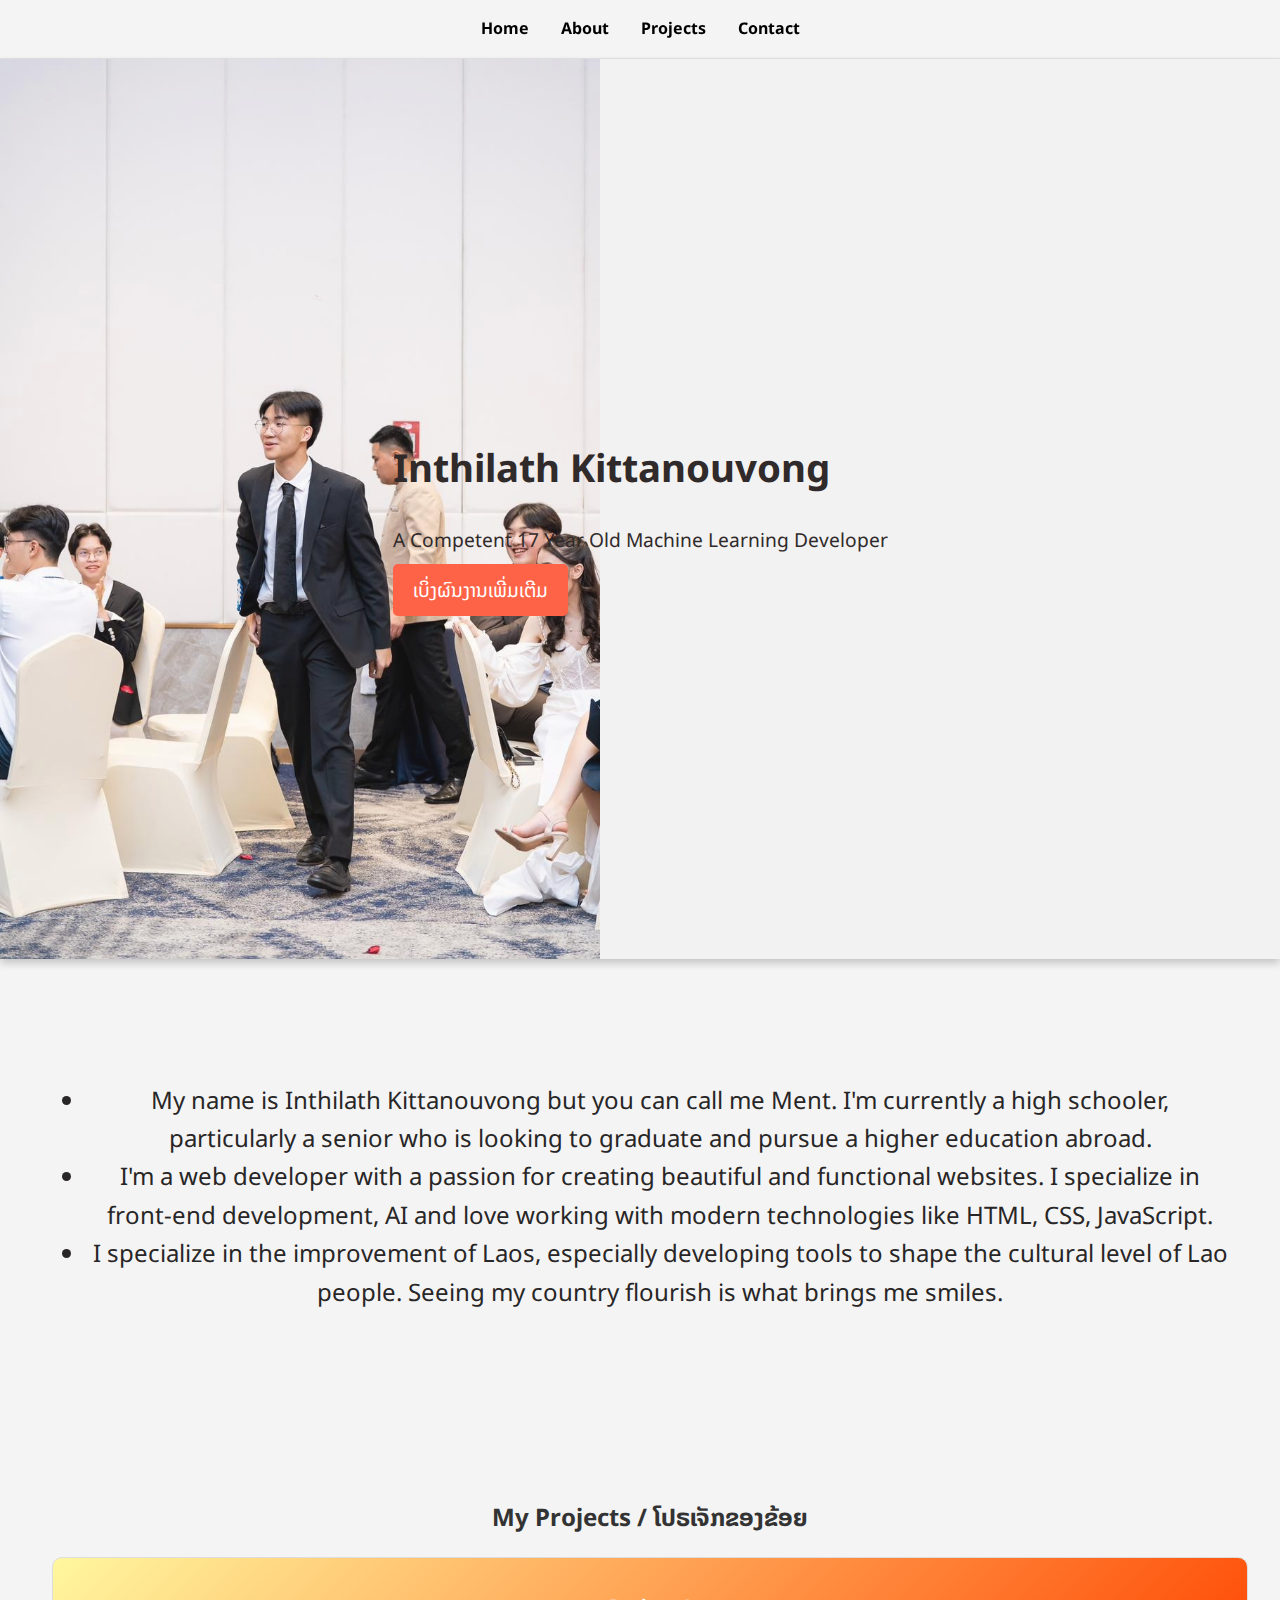
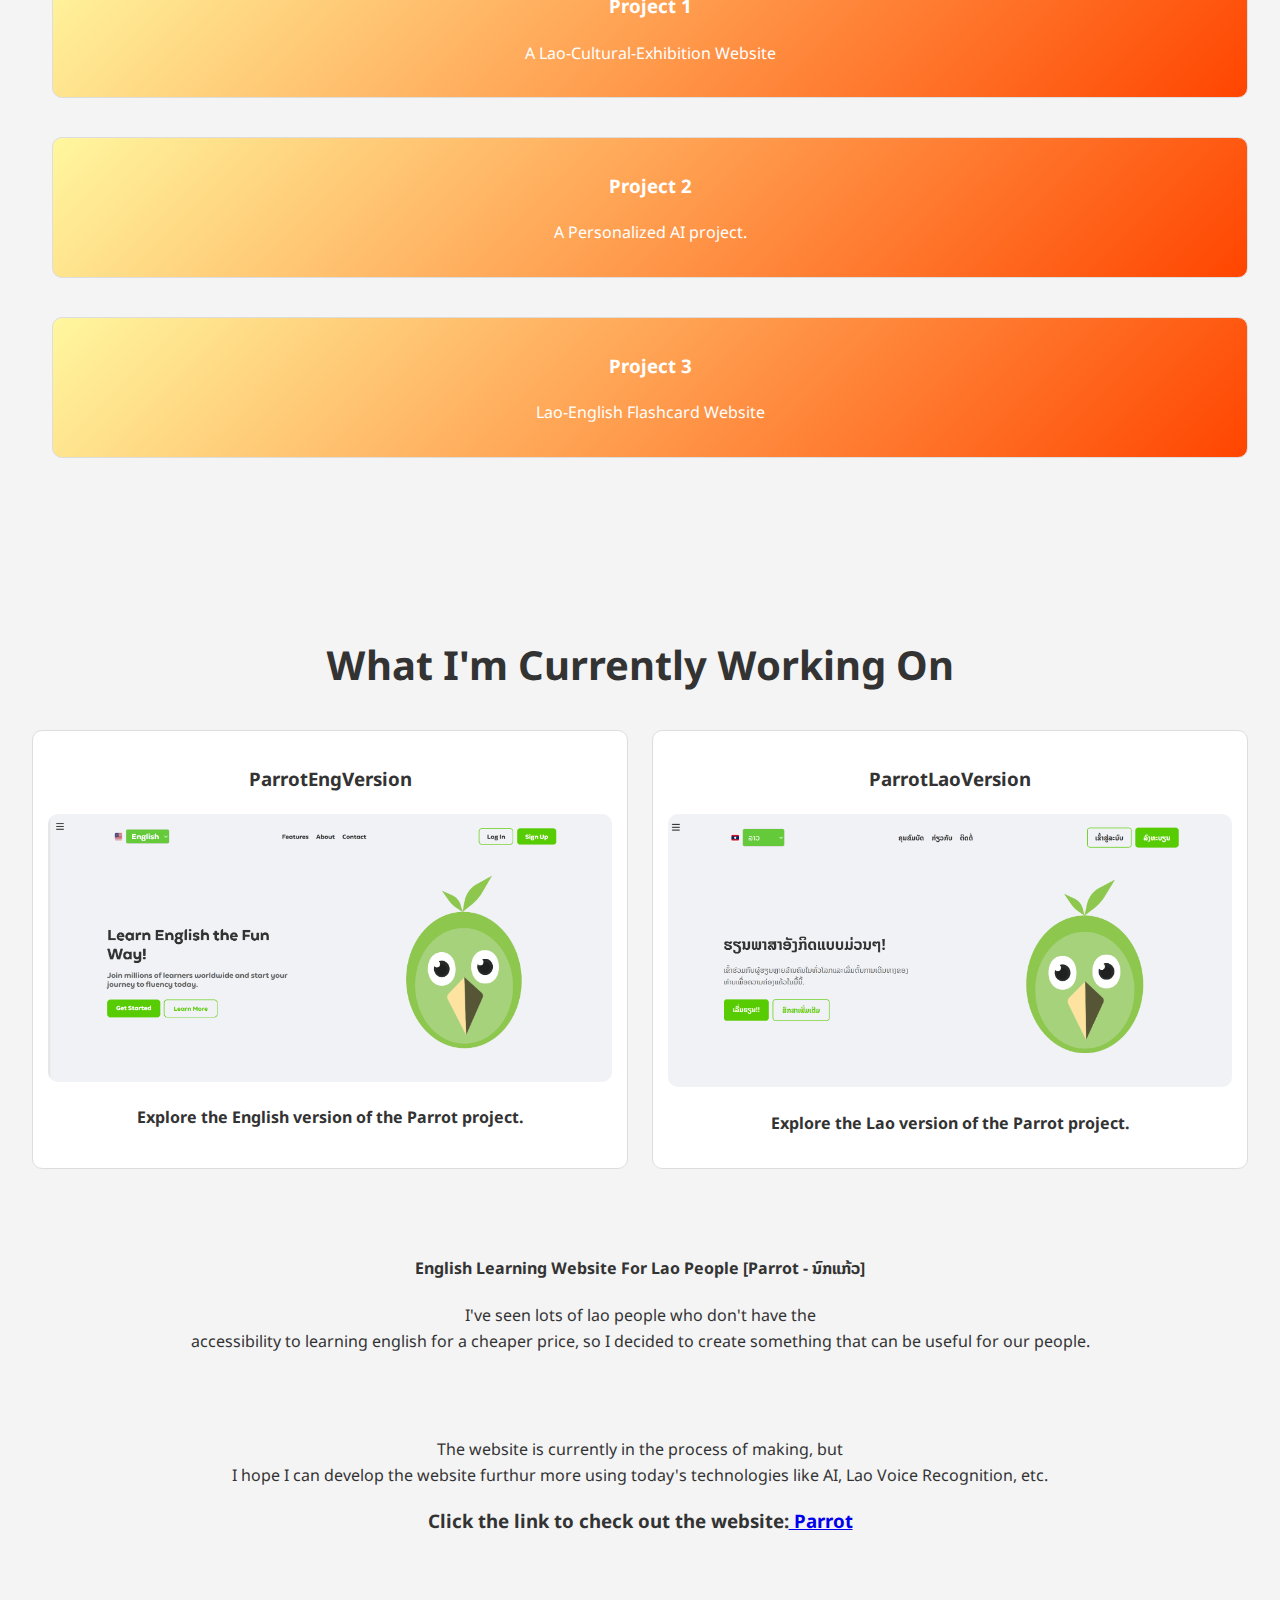
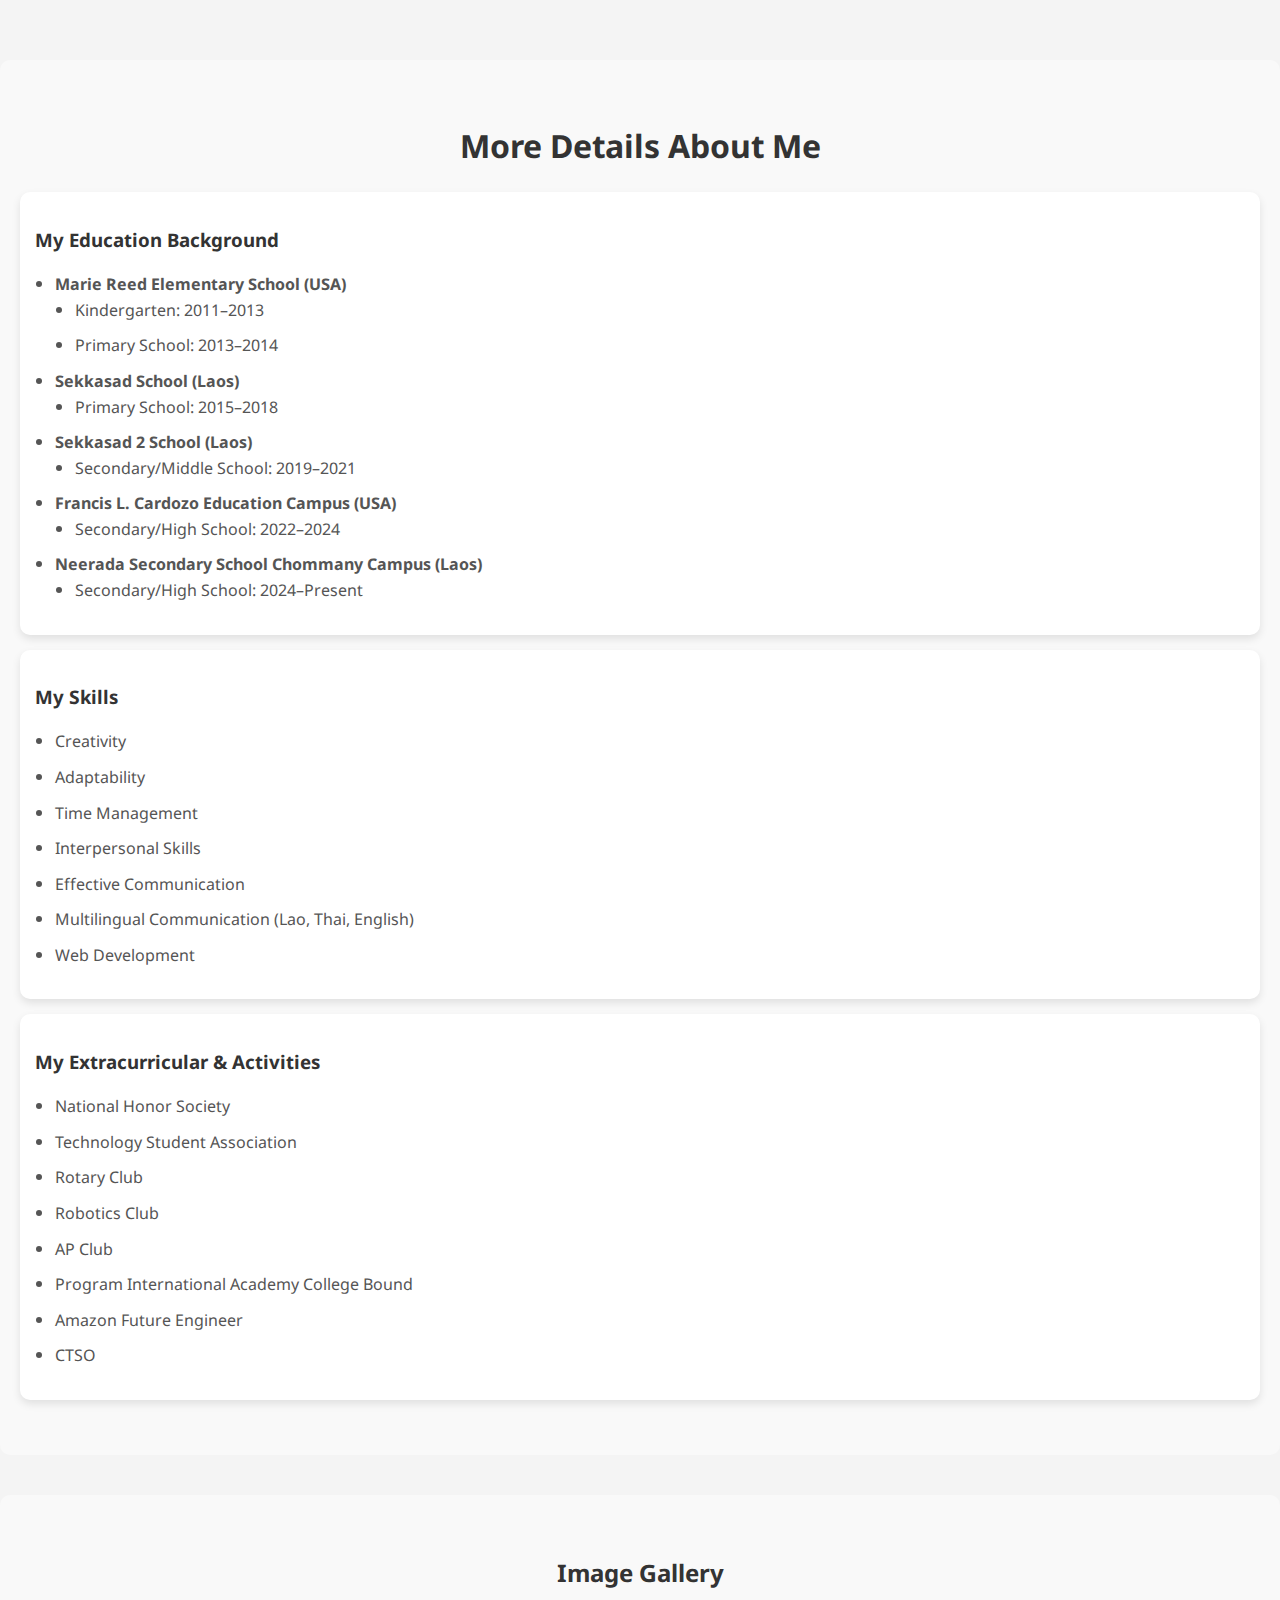
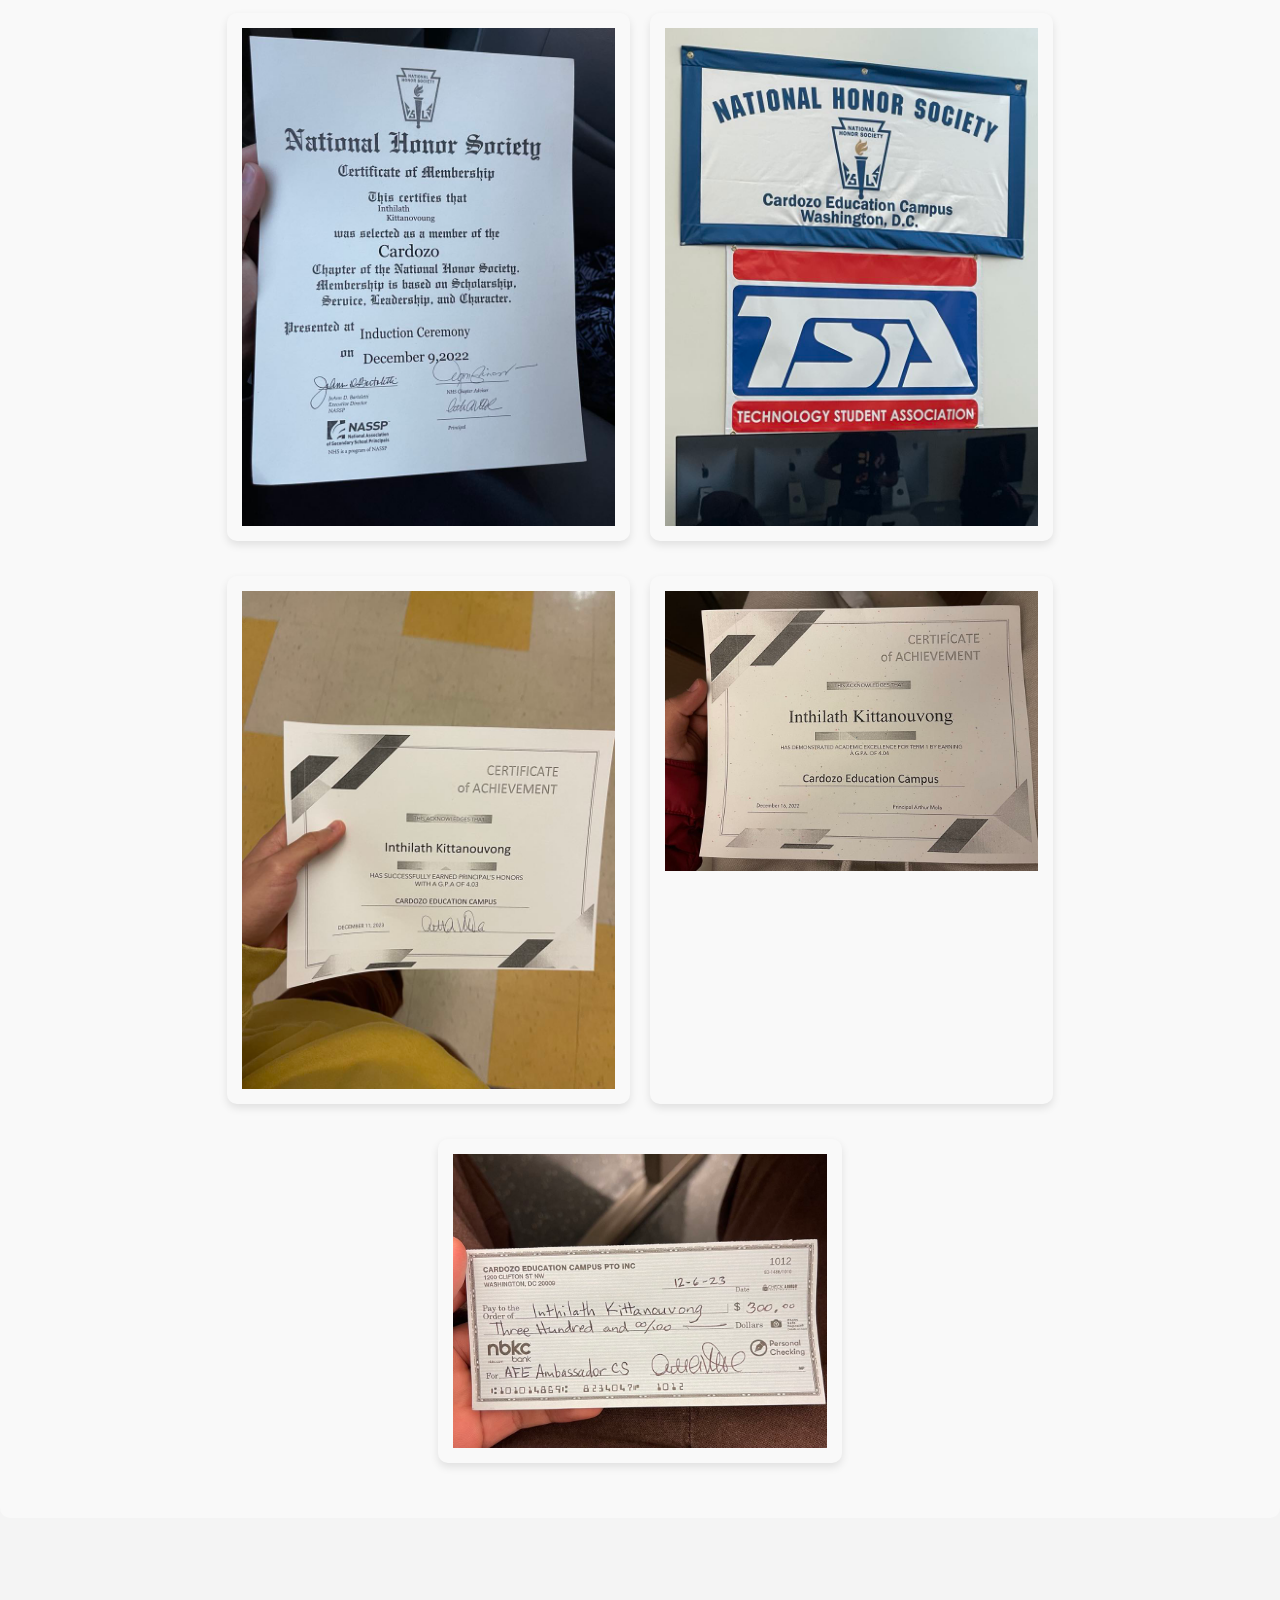
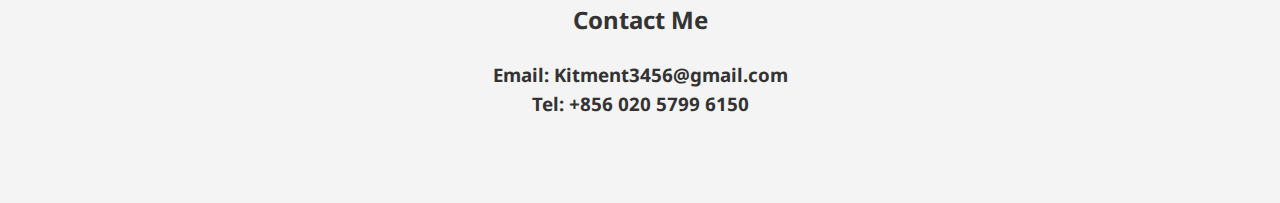
<file: index.html>
<!DOCTYPE html>
<html lang="en">
<head>
  <meta charset="UTF-8">
  <meta name="viewport" content="width=device-width, initial-scale=1.0">
  <title>My Portfolio</title>
  <link rel="stylesheet" href="styles.css">
  <link rel="preconnect" href="https://fonts.googleapis.com">
  <link rel="preconnect" href="https://fonts.gstatic.com" crossorigin>
  <link href="https://fonts.googleapis.com/css2?family=Caveat:wght@400..700&family=Libre+Baskerville:ital,wght@0,400;0,700;1,400&family=Noto+Sans+Lao:wght@100..900&display=swap" rel="stylesheet">
  <link rel="icon" href="/img/me (1).jpg" type="image/jpeg">
  <link href="https://fonts.googleapis.com/css2?family=Poppins:wght@300;400;600&display=swap" rel="stylesheet">
  <style>
    @keyframes fadeIn {
      from { opacity: 0; }
      to { opacity: 1; }
    }
    @keyframes slideIn {
      from { transform: translateY(20px); opacity: 0; }
      to { transform: translateY(0); opacity: 1; }
    }
    @keyframes slideInLeft {
      from { transform: translateX(-100%); opacity: 0; }
      to { transform: translateX(0); opacity: 1; }
    }
    body {
      height: 100%; /* Set the height of the page */
      display: flex;
      flex-direction: column;
    }
    .hero {
      display: flex;
      align-items: center;
      justify-content: center;
      position: relative;
      background-image: url('/img/c2c4939e-b8c4-4365-89d2-b4c7819f259a.jpg');
      background-size: contain;
      background-position: left center; /* Changed from center to left center */
      color: rgb(48, 42, 42);
      text-align: left; /* Changed from center to left */
      padding: 0px 20px;
      animation: fadeIn 2s ease-in-out;
      box-shadow: 0 4px 8px rgba(0, 0, 0, 0.2); /* Added shadow to the image */
    }
    .hero::before {
      content: '';
      position: absolute;
      top: 0;
      left: 0;
      width: 100%;
      height: 100%;
      background: rgba(247, 225, 225, 0.07); /* Changed opacity from 0.5 to 0.3 */
      z-index: 1;
    }
    .hero-content {
      font-size: 1.2em; /* Adjust font size for better readability */
      position: relative;
      z-index: 2;
      max-width: 50%; /* Added to limit the width of the content */
      padding: 20px; /* Add padding for better spacing */
    }
    .hero-content h1 {
      animation: slideIn 1s ease-in-out;
    }
    .hero-content p {
      animation: slideIn 1.5s ease-in-out;
    }
    .hero-content .btn {
      animation: slideIn 2s ease-in-out;
    }
    .btn {
      background-color: #ff6347;
      color: white;
      padding: 10px 20px;
      text-decoration: none;
      border-radius: 5px;
      transition: background-color 0.3s, transform 0.3s;
    }
    .btn:hover {
      background-color: #ff4500;
      transform: scale(1.05);
    }
    .main-content {
      display: flex;
      flex-direction: row;
    }
    .about {
      font-size: 1.5rem;
      flex: 2;
    }
    .projects {
      flex: 1;
      margin-left: 20px;
    }
    .project-grid {
      display: flex;
      flex-direction: column;
    }
    .project-card {
      margin-bottom: 15px; /* Adjust margin for better spacing */
      background: linear-gradient(135deg, #fff79f, #ff4500); /* Added gradient background */
      color: white; /* Ensure text is readable on gradient */
      padding: 15px; /* Adjust padding for better spacing */
      border-radius: 10px; /* Added border radius for rounded corners */
    }
    .project-card a {
      color: white;
      text-decoration: none;
    }
    .about-content {
      animation: slideInLeft 1.5s ease-in-out;
      transition: transform 0.5s ease-in-out;
      color: rgb(40, 38, 38); /* Ensure text is readable on gradient */
      padding: 15px; /* Adjust padding for better spacing */
      border-radius: 10px; /* Added border radius for rounded corners */
      margin-top: 20px; /* Added margin-top to match the height of the projects section */
    }
    .about-content:hover {
      transform: scale(1.05);
    }
    footer {
      text-align: center;
      padding: 20px;
      background-color: #333;
      color: white;
    }

    .More_Details_About_Me {
      padding: 40px 20px;
      background-color: #f9f9f9;
      border-radius: 10px;
      margin-top: 40px;
    }
    .More_Details_About_Me h1 {
      text-align: center;
      margin-bottom: 20px;
    }
    .details-section {
      
      margin-bottom: 15px; /* Adjust margin for better spacing */
      padding: 15px; /* Adjust padding for better spacing */
      background-color: #fff;
      border-radius: 10px;
      box-shadow: 0 4px 8px rgba(0, 0, 0, 0.1);
      transition: transform 0.3s, box-shadow 0.3s;
    }
    .details-section:hover {
      transform: scale(1.05);
      box-shadow: 0 8px 16px rgba(0, 0, 0, 0.2);
    }
    .details-section h3 {
      margin-bottom: 10px;
      color: #333;
    }
    .details-section ul {
      list-style-type: disc;
      padding-left: 20px;
    }
    .details-section ul li {
      margin-bottom: 10px;
      color: #555;
    }
    .image-gallery {
      padding: 40px 20px;
      background-color: #f9f9f9;
      border-radius: 10px;
      margin-top: 40px;
    }
    .image-gallery h2 {
      text-align: center;
      margin-bottom: 20px;
    }
    .gallery-grid {
      display: flex;
      flex-wrap: wrap;
      gap: 20px;
      justify-content: center;
    }
    .gallery-item {
      flex: 1 1 calc(33.333% - 40px);
      max-width: calc(33.333% - 40px);
      box-shadow: 0 4px 8px rgba(0, 0, 0, 0.1);
      border-radius: 10px;
      overflow: hidden;
      transition: transform 0.3s, box-shadow 0.3s;
      margin-bottom: 15px; /* Adjust margin for better spacing */
    }
    .gallery-item img {
      width: 100%;
      height: auto; /* Ensure images scale properly */
      display: block;
    }
    .gallery-item:hover {
      transform: scale(1.05);
      box-shadow: 0 8px 16px rgba(0, 0, 0, 0.2);
    }
    @media (max-width: 430px) {
      .hero-content {
        font-size: 0.6em; /* Further adjust font size for smaller screens */
      }
      .about-content{
        font-size: 0.6em; /* Further adjust font size for smaller screens */
      }
      .about-content, .project-card, .details-section, .gallery-item {
        padding: 10px; /* Further adjust padding for smaller screens */
      }
      .project-card, .details-section, .gallery-item {
        margin-bottom: 10px; /* Further adjust margin for smaller screens */
      }
      .hero-section h1 {
        font-size: 1.8rem; /* Adjust font size */
      }
      .hero-section p {
        font-size: 0.9rem; /* Adjust font size */
      }
      .about, .projects, .contact, .skills, .resume {
        padding: 1.5rem 1rem; /* Adjust padding */
      }
      .skills h2, .resume h2, .exhibition-section h2 {
        font-size: 1.8rem; /* Adjust font size */
      }
      .skills-content ul li, .resume-content a, .exhibition-card a {
        font-size: 0.9rem; /* Adjust font size */
      }
      .testimonial-card {
        padding: 0.75rem; /* Adjust padding */
        margin: 0.75rem auto; /* Adjust margin */
      }
      .testimonial-card p {
        font-size: 0.9rem; /* Adjust font size */
      }
    }
  </style>
</head>
<body>
  <header>
    <nav>
      <ul>
        <li><a href="#home">Home</a></li>
        <li><a href="#about">About</a></li>
        <li><a href="#projects">Projects</a></li>
        <li><a href="#contact">Contact</a></li>
      </ul>
    </nav>
  </header>

  <section id="home" class="hero">
    <div class="hero-content">
      <h1>Inthilath Kittanouvong</h1>
      <p>A Competent 17 Year Old Machine Learning Developer</p>
      <a href="#about" class="btn">ເບິ່ງຜົນງານເພີ່ມເຕີມ</a>
    </div>
  </section>

  <section class="main-content">
    <section id="about" class="about">
      <div class="about-content">
        <ul>
          <li>My name is Inthilath Kittanouvong but you can call me Ment. I'm currently a high schooler, particularly a senior who is looking to graduate and pursue a higher education abroad.</li>
          <li>I'm a web developer with a passion for creating beautiful and functional websites. I specialize in front-end development, AI and love working with modern technologies like HTML, CSS, JavaScript.</li>
          <li>I specialize in the improvement of Laos, especially developing tools to shape the cultural level of Lao people. Seeing my country flourish is what brings me smiles.</li>
        </ul>
      </div>
    </section>
  </section>

  <section id="projects" class="projects">
    <h2>My Projects / ໂປຣເຈັກຂອງຂ້ອຍ</h2>
    <div class="project-grid">
      <div class="project-card">
        <h3>Project 1</h3>
        <p><a target="_blank" href="/PROJECTS/lao-cultural-app/">A Lao-Cultural-Exhibition Website</a></p>
      </div>
      <div class="project-card">
        <h3>Project 2</h3>
        <p><a target="_blank" href="/AI Lao/Ment AI/indexAI.html">A Personalized AI project.</a></p>
      </div>
      <div class="project-card">
        <h3>Project 3</h3>
        <p><a target="_blank" href="/PROJECTS/lao-english flashcard website/lao-english-flashcard-website/src/index.html">Lao-English Flashcard Website</a></p>
      </div>
    </div>
  </section>

  <section id="exhibition" class="exhibition-section">
    <h2>What I'm Currently Working On</h2>
    <div class="exhibition-grid">
      <div class="exhibition-card">
        <h3>ParrotEngVersion</h3>
        <img src="/img/ParrotEngVersion.png" alt="Parrot English Version" style="width:100%; border-radius: 10px;">
        <p><a target="_blank" href="/Parrot/index.html">Explore the English version of the Parrot project.</a></p>
      </div>
      <div class="exhibition-card">
        <h3>ParrotLaoVersion</h3>
        <img src="/img/ParrotLaoVersion.png" alt="Parrot Lao Version" style="width:100%; border-radius: 10px;">
        <p><a target="_blank" href="/Parrot/indexlao.html">Explore the Lao version of the Parrot project.</a></p>
      </div>
      
    </div>
    <br><br>
    <div class="exhibition-describtion">
      <h4>English Learning Website For Lao People [Parrot - ນົກແກ້ວ]</h4>
      <p>I've seen lots of lao people who don't have the<br> accessibility to learning english for a cheaper price, so I decided to create something that can be useful for our people.</p><br><br>
      <p>The website is currently in the process of making, but<br> I hope I can develop the website furthur more using today's technologies like AI, Lao Voice Recognition, etc.</p>
      <h3>Click the link to check out the website:<a target="_blank" href="/Parrot/indexlao.html"> Parrot</a></h3>
    </div>


  </section>

  <section class="More_Details_About_Me">
    <h1>More Details About Me</h1>
    <div class="details-section">
      <h3>My Education Background</h3>
      <ul>
        <li>
          <strong>Marie Reed Elementary School (USA)</strong>
          <ul>
            <li>Kindergarten: 2011–2013</li>
            <li>Primary School: 2013–2014</li>
          </ul>
        </li>
        <li>
          <strong>Sekkasad School (Laos)</strong>
          <ul>
            <li>Primary School: 2015–2018</li>
          </ul>
        </li>
        <li>
          <strong>Sekkasad 2 School (Laos)</strong>
          <ul>
            <li>Secondary/Middle School: 2019–2021</li>
          </ul>
        </li>
        <li>
          <strong>Francis L. Cardozo Education Campus (USA)</strong>
          <ul>
            <li>Secondary/High School: 2022–2024</li>
          </ul>
        </li>
        <li>
          <strong>Neerada Secondary School Chommany Campus (Laos)</strong>
          <ul>
            <li>Secondary/High School: 2024–Present</li>
          </ul>
        </li>
      </ul>

    </div>
    <div class="details-section">
      <h3>My Skills</h3>
      <ul>
        <li>Creativity</li>
        <li>Adaptability</li>
        <li>Time Management</li>
        <li>Interpersonal Skills</li>
        <li>Effective Communication</li>
        <li>Multilingual Communication (Lao, Thai, English)</li>
        <li>Web Development</li>
      </ul>
    </div>
    <div class="details-section">
      <h3>My Extracurricular & Activities</h3>
      <ul>
        <li>National Honor Society</li>
        <li>Technology Student Association</li>
        <li>Rotary Club</li>
        <li>Robotics Club</li>
        <li>AP Club</li>
        <li>Program International Academy College Bound</li>
        <li>Amazon Future Engineer</li>
        <li>CTSO</li>
      </ul>
    </div>
  </section>

  <section class="image-gallery">
    <h2>Image Gallery</h2>
    <div class="gallery-grid">
      <div class="gallery-item">
        <img src="/img/National Honors Society.jpg" alt="NHS certificate">
      </div>
      <div class="gallery-item">
        <img src="/img/2e57b4fe-397f-4717-9123-630a8ee191b8.jpg" alt="My organization">
      </div>
      <div class="gallery-item">
        <img src="/img/CERTIFICATE OF ACHIEVEMENT PRINCIPLES HONORS.jpg" alt="GPA">
      </div>
      <div class="gallery-item">
        <img src="/img/CERTIFICATE OF ACHIEVEMENT.jpg" alt="GPA">
      </div>
      <div class="gallery-item">
        <img src="/img/REWARD.jpg" alt="paycheck">
 
      <!-- Add more images as needed -->
    </div>
  </section>


  <section id="contact" class="contact">
    <h2>Contact Me</h2>
    <h3>
      Email: Kitment3456@gmail.com<br>
      Tel: +856 020 5799 6150
    </h3>
  </section>

  <footer>
    <p>&copy; 2025 Inthilath Kittanouvong. All rights reserved.</p>
  </footer>

  <script>
    document.addEventListener('DOMContentLoaded', () => {
      document.querySelectorAll('.project-card').forEach(card => {
        card.addEventListener('click', () => {
          const link = card.querySelector('a');
          if (link) {
            window.location.href = link.href;
          }
        });
      });
    });
  </script>
</body>
</html>
</file>
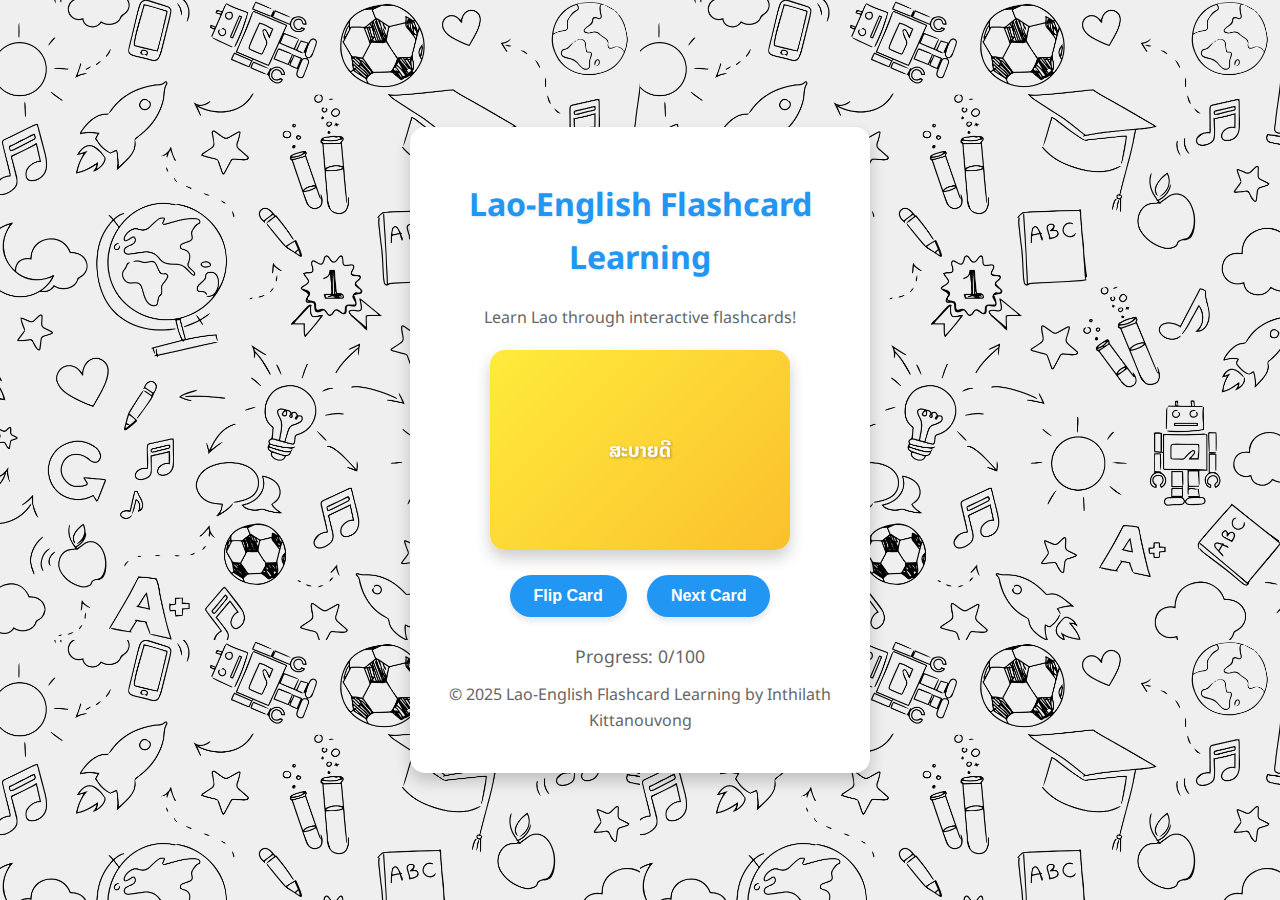
<file: lao-english-flashcard-website/index.html>
<!DOCTYPE html>
<html lang="en">
<head>
    <meta charset="UTF-8">
    <meta name="viewport" content="width=device-width, initial-scale=1.0">
    <title>Lao-English Flashcard</title>
    <link rel="stylesheet" href="css/styles.css">
    <link rel="preconnect" href="https://fonts.googleapis.com">
<link rel="preconnect" href="https://fonts.gstatic.com" crossorigin>
<link href="https://fonts.googleapis.com/css2?family=Caveat:wght@400..700&family=Libre+Baskerville:ital,wght@0,400;0,700;1,400&family=Noto+Sans+Lao:wght@100..900&display=swap" rel="stylesheet">
<link rel="icon" href="/lao-english-flashcard-website/img/me (1).jpg" type="image/jpeg">
</head>
<body class="doodle-bg">
    <div class="container">
        <header>
            <h1>Lao-English Flashcard Learning</h1>
            <p>Learn Lao through interactive flashcards!</p>
        </header>
        <main>
            <div class="flashcard" id="flashcard">
                <div class="card-content">
                    <div class="front" id="card-front">Lao Word</div>
                    <div class="back" id="card-back">English Translation</div>
                </div>
            </div>
            <div class="controls">
                <button id="flip-button">Flip Card</button>
                <button id="next-button">Next Card</button>
            </div>
            <div class="progress-tracker">
                <p>Progress: <span id="progress">0</span>/<span id="total">0</span></p>
            </div>
        </main>
        <footer>
            <p>&copy; 2025 Lao-English Flashcard Learning by Inthilath Kittanouvong</p>
        </footer>
    </div>

    
    
    
        <script src="js/scripts.js"></script>
</body>
</html>
</file>
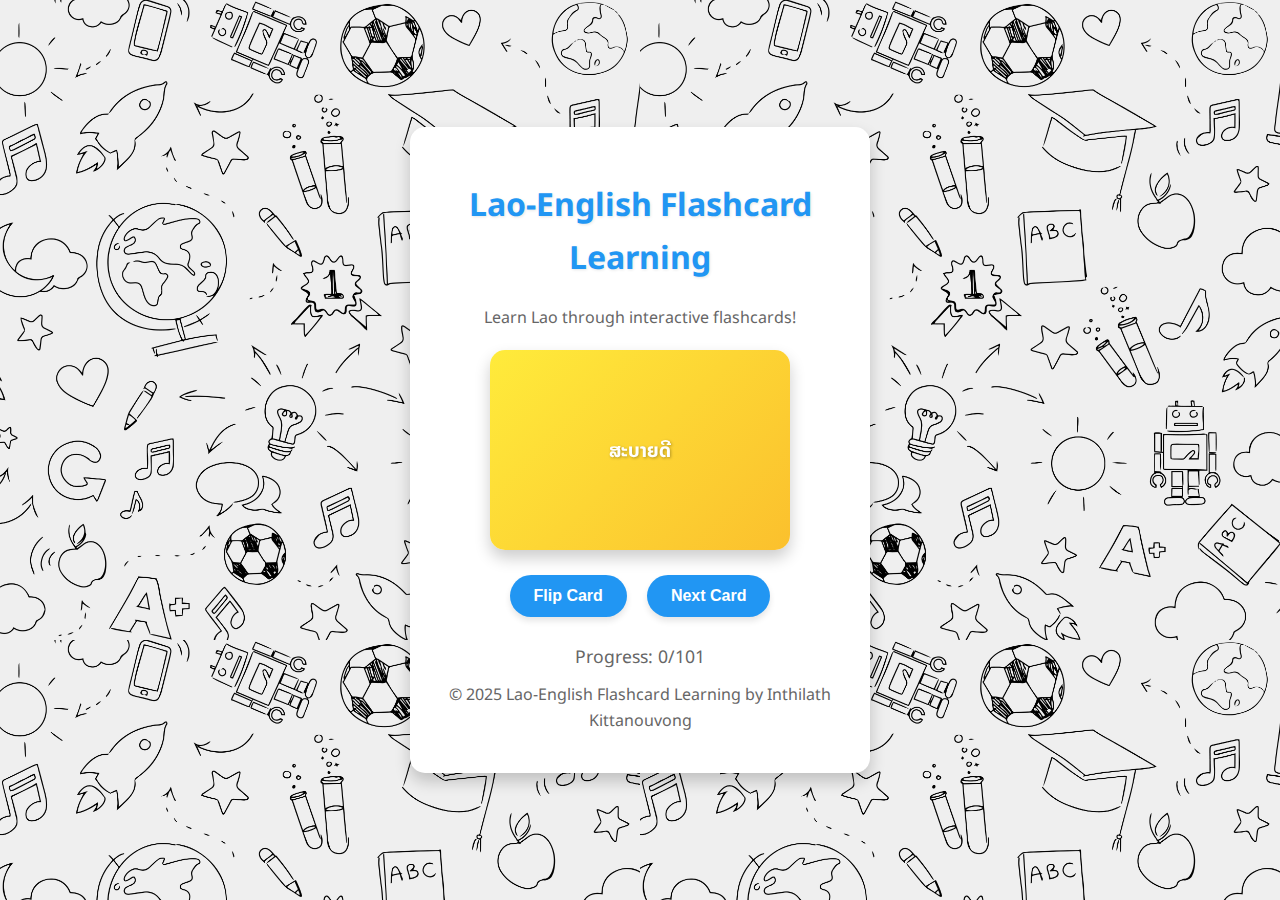
<file: PROJECTS/lao-english-flashcard-website/src/index.html>
<!DOCTYPE html>
<html lang="en">
<head>
    <meta charset="UTF-8">
    <meta name="viewport" content="width=device-width, initial-scale=1.0">
    <title>Lao-English Flashcard</title>
    <link rel="stylesheet" href="./css/styles.css">
    <link rel="preconnect" href="https://fonts.googleapis.com">
<link rel="preconnect" href="https://fonts.gstatic.com" crossorigin>
<link href="https://fonts.googleapis.com/css2?family=Caveat:wght@400..700&family=Libre+Baskerville:ital,wght@0,400;0,700;1,400&family=Noto+Sans+Lao:wght@100..900&display=swap" rel="stylesheet">
<link rel="icon" href=".img/me (1).jpg" type="image/jpg">
</head>
<body class="doodle-bg">
    <div class="container">
        <header>
            <h1>Lao-English Flashcard Learning</h1>
            <p>Learn Lao through interactive flashcards!</p>
        </header>
        <main>
            <div class="flashcard" id="flashcard">
                <div class="card-content">
                    <div class="front" id="card-front">Lao Word</div>
                    <div class="back" id="card-back">English Translation</div>
                </div>
            </div>
            <div class="controls">
                <button id="flip-button">Flip Card</button>
                <button id="next-button">Next Card</button>
            </div>
            <div class="progress-tracker">
                <p>Progress: <span id="progress">0</span>/<span id="total">0</span></p>
            </div>
        </main>
        <footer>
            <p>&copy; 2025 Lao-English Flashcard Learning by Inthilath Kittanouvong</p>
        </footer>
    </div>

    
    
    
        <script src="js/scripts.js"></script>
</body>
</html>
</file>
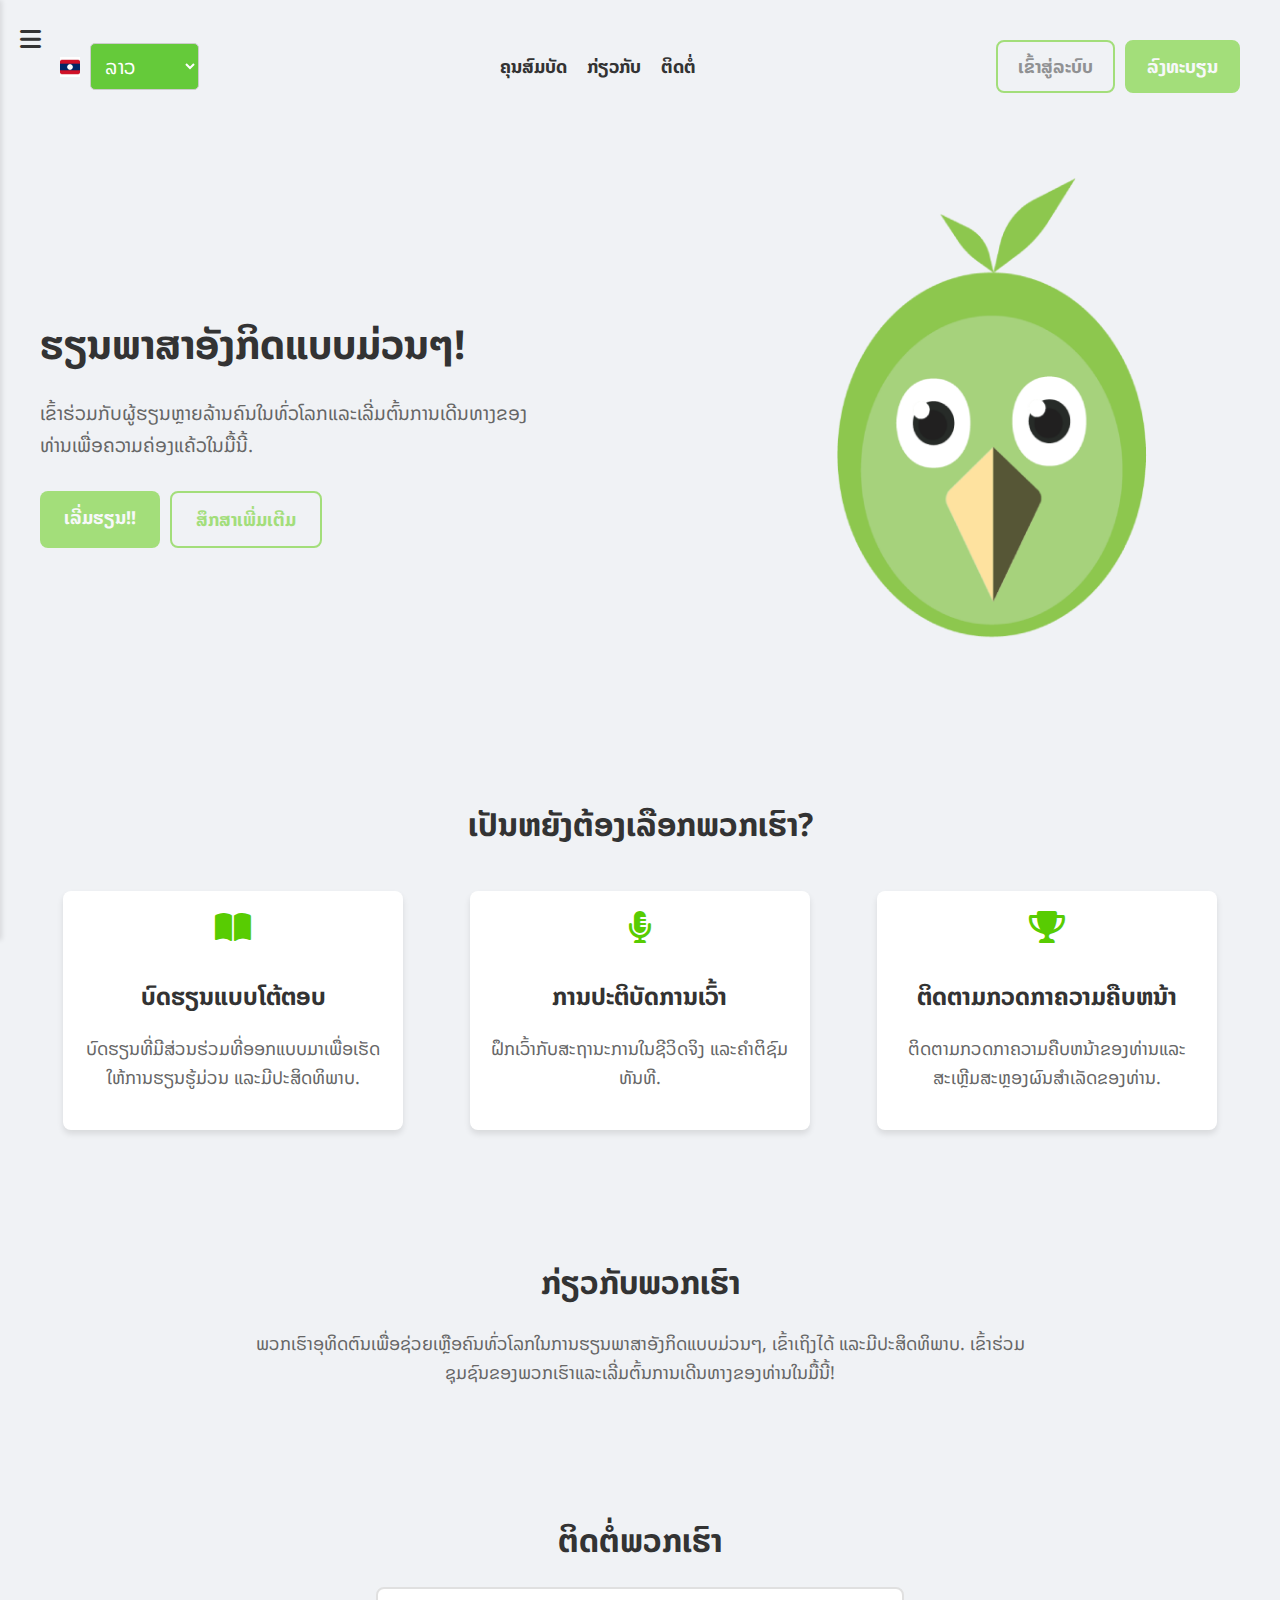
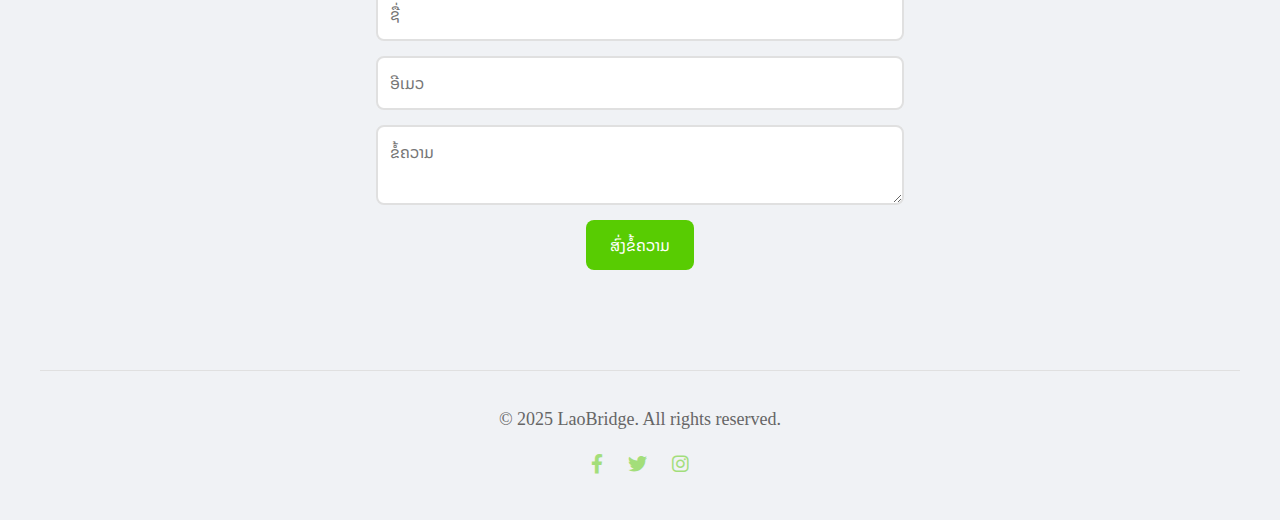
<file: Parrot/indexlao.html>
<!DOCTYPE html>
<html lang="lo">
<head>
  <meta charset="UTF-8">
  <meta name="viewport" content="width=device-width, initial-scale=1.0">
  <title>ນົກແກ້ວ - ພວກເຮົາຈະບໍ່ເຮັດໃຫ້ທ່ານຜິດຫວັງໃນການຮຽນ!!</title>
  <link rel="stylesheet" href="styles.css">
  <!-- Font Awesome for Icons -->
  <link rel="stylesheet" href="https://cdnjs.cloudflare.com/ajax/libs/font-awesome/6.0.0/css/all.min.css">
  <link rel="preconnect" href="https://fonts.googleapis.com">
  <link rel="preconnect" href="https://fonts.gstatic.com" crossorigin>
  <link href="https://fonts.googleapis.com/css2?family=EB+Garamond:ital,wght@0,400..800;1,400..800&family=Noto+Sans+Lao:wght@100..900&display=swap" rel="stylesheet">
  <link rel="icon" type="x-icon" href="/Parrot/img/LaoBridge Favicon-01.png">
  <link href="https://db.onlinewebfonts.com/c/14936bb7a4b6575fd2eee80a3ab52cc2?family=Feather+Bold" rel="stylesheet">
  <style>

  
    button{
        font-family: 'Noto Sans Lao';
    }
    form input  {
    font-family: 'Noto Sans Lao';

  }
  form textarea  {
    font-family: 'Noto Sans Lao';

  }

footer p {
    font-family: "Feather Bold";
}

.footer-text {
  font-family: "Feather Bold";
  font-size: 14px;
  color: #333;
}
body{
    font-family:"Noto Sans Lao";
    font-size: large;
}

.language-toggle {
  display: flex;
  align-items: center;
  margin-left: 20px;
}

.language-toggle img {
  width: 20px;
  height: 20px;
  margin-right: 10px;
}

#language-select {

    font-family: 'Noto Sans Lao';
  padding: 5px 10px;
  border: 1px solid #ccc;
  border-radius: 5px;
  background-color: #65ca3a;
  font-size: 20px;
  color: white;
  cursor: pointer;
  transition: background-color 0.3s ease;
}

#language-select:hover {
  background-color: #579757;
}
.hero-image img {
      animation: bounceIn 1.5s ease, wiggle 2s ease-in-out infinite;
    }
    @keyframes bounceIn {
      0% { transform: scale(0.5); opacity: 0; }
      60% { transform: scale(1.1); opacity: 1; }
      100% { transform: scale(1); }
      
    }
    @keyframes wiggle {
    0%, 100% { transform: rotate(0deg); }
    25% { transform: rotate(2deg); }
    75% { transform: rotate(-2deg); }
  }
    .sidebar {
      position: fixed;
      top: 0;
      left: 0;
      width: 250px;
      height: 100%;
      background-color: #b3d295b8;
      color: white;
      padding: 20px;
      box-shadow: 2px 0 5px rgba(0, 0, 0, 0.1);
      z-index: 1000;
      transition: transform 0.3s ease;
      transform: translateX(-100%);
    }
    .sidebar.active {
      transform: translateX(0);
    }
    .sidebar ul {
      list-style: none;
      padding: 0;
    }
    .sidebar ul li {
      margin: 20px 0;
    }
    .sidebar ul li a {
      color: white;
      text-decoration: none;
      font-size: 18px;
    }
    .sidebar ul li a:hover {
      text-decoration: underline;
    }
    .sidebar ul.bottom {
      position: absolute;
      bottom: 20px;
      width: 100%;
    }
    .sidebar-toggle {
      position: absolute;
      top: 20px;
      left: 20px;
      font-size: 24px;
      color: #333;
      cursor: pointer;
      z-index: 1001;
    }
    .sidebar-toggle.hidden {
      display: none;
    }
    .language-toggle select {
      
      background-size: 20px 20px;
      background-repeat: no-repeat;
      background-position: 5px center, 35px center;
      padding-left: 60px;
    }
    .language-toggle option[value="en"] {
      background-image: url('/Parrot/img/Laos.jpg');
    }
    .language-toggle option[value="lo"] {
      background-image: url('/Parrot/img/Laos.jpg');
    }
    .auth-buttons .btn-login[disabled],
    .auth-buttons .btn-signup[disabled],
    .hero-buttons .btn-primary[disabled],
    .hero-buttons .btn-secondary[disabled] {
      pointer-events: none;
      opacity: 0.5;
    }
    .social-links a.disabled {
      pointer-events: none;
      opacity: 0.5;
    }
  </style>
  <script>
    function changeLanguage() {
      const language = document.getElementById('language-select').value;
      const flagIcon = document.getElementById('flag-icon');
      if (language === 'en') {
        window.location.href = 'index.html';
      } else {
        flagIcon.src = '/Parrot/img/Laos.jpg';
      }
    }

    document.addEventListener('DOMContentLoaded', function() {
      const languageSelect = document.getElementById('language-select');
      const flagIcon = document.getElementById('flag-icon');
      if (window.location.href.includes('indexlao.html')) {
        languageSelect.value = 'lo';
        flagIcon.src = '/Parrot/img/Laos.jpg';
      } else {
        languageSelect.value = 'en';
        flagIcon.src = '/Parrot/img/Laos.jpg';
      }

      document.getElementById('sidebar-toggle').addEventListener('click', function() {
        document.getElementById('sidebar').classList.toggle('active');
        document.getElementById('sidebar-toggle').classList.toggle('hidden');
      });

      document.getElementById('index-container').addEventListener('click', function(event) {
        if (!document.getElementById('sidebar').contains(event.target) && !document.getElementById('sidebar-toggle').contains(event.target)) {
          document.getElementById('sidebar').classList.remove('active');
          document.getElementById('sidebar-toggle').classList.remove('hidden');
        }
      });
    });

    function previewProfilePicture(event) {
      const reader = new FileReader();
      reader.onload = function() {
        const output = document.getElementById('profile-pic');
        output.src = reader.result;
      };
      reader.readAsDataURL(event.target.files[0]);
    }
  </script>
</head>
<body>
  <div class="index-container" id="index-container">
    <div class="sidebar" id="sidebar">
      <ul>
        <li><a href="#Home"><i class="fas fa-home"></i> ໜ້າຫຼັກ</a></li>
        <li><a href="#dashboard"><i class="fas fa-tachometer-alt"></i> ແຜງຄວບຄຸມ</a></li>
        <li><a href="#profile"><i class="fas fa-user"></i> ໂປຣໄຟລ໌</a></li>
        <li><a href="#Quizzes"><i class="fas fa-question-circle"></i> ແບບທົດສອບ</a></li>
        <li><a href="#settings"><i class="fas fa-cog"></i> ການຕັ້ງຄ່າ</a></li>
        <li><a href="#ai"><i class="fas fa-robot"></i> AI</a></li>
      </ul>
      <ul class="bottom">
        <li><a href="#Support"><i class="fas fa-life-ring"></i> ສະໜັບສະໜູນ</a></li>
        <li><a href="#logout"><i class="fas fa-sign-out-alt"></i> ອອກຈາກລະບົບ</a></li>
      </ul>
    </div>
    <div class="sidebar-toggle" id="sidebar-toggle">
      <i class="fas fa-bars"></i>
    </div>
    <header style="position: relative;">
      <div class="language-toggle">
        <img id="flag-icon" src="../Parrot/img/Laos.jpg" alt="Laos Flag">
        <select id="language-select" onchange="changeLanguage()">
          <option value="en">English</option>
          <option value="lo">ລາວ</option>
        </select>
      </div>
      
      <nav>
        <ul>
          <li><a href="#features">ຄຸນສົມບັດ</a></li>
          <li><a href="#about">ກ່ຽວກັບ</a></li>
          <li><a href="#contact">ຕິດຕໍ່</a></li>
        </ul>
      </nav>
      <div class="auth-buttons">
        <a href="login.html" class="btn-login" disabled>ເຂົ້າສູ່ລະບົບ</a>
        <a href="registration.html" class="btn-signup" disabled>ລົງທະບຽນ</a>
      </div>
    </header>

    <!-- Hero Section -->
    <section class="hero">
      <div class="hero-content">
        <h1>ຮຽນພາສາອັງກິດແບບມ່ວນໆ!</h1>
        <p>ເຂົ້າ​ຮ່ວມ​ກັບ​ຜູ້​ຮຽນ​ຫຼາຍ​ລ້ານ​ຄົນ​ໃນ​ທົ່ວ​ໂລກ​ແລະ​ເລີ່ມ​ຕົ້ນ​ການ​ເດີນ​ທາງ​ຂອງ​ທ່ານ​ເພື່ອ​ຄວາມ​ຄ່ອງ​ແຄ້ວ​ໃນ​ມື້​ນີ້​.</p>
        <div class="hero-buttons">
          <a href="/ProficiencyOfEnglsih/proficiencyInLao.html" class="btn-primary" disabled>ເລີ່ມຮຽນ!!</a>
          <a href="#features" class="btn-secondary" disabled>ສຶກສາເພີ່ມເຕີມ</a>
        </div>
      </div>
      <div class="hero-image">
        <img src="/img/gogo.png"Learn English Illustration">
      </div>
    </section>

    <!-- Features Section -->
    <section id="features" class="features">
      <h2>ເປັນຫຍັງຕ້ອງເລືອກພວກເຮົາ?</h2>
      <div class="feature-cards">
        <div class="feature-card">
          <i class="fas fa-book-open"></i>
          <h3>ບົດຮຽນແບບໂຕ້ຕອບ</h3>
          <p>ບົດຮຽນທີ່ມີສ່ວນຮ່ວມທີ່ອອກແບບມາເພື່ອເຮັດໃຫ້ການຮຽນຮູ້ມ່ວນ ແລະມີປະສິດທິພາບ.</p>
        </div>
        <div class="feature-card">
          <i class="fas fa-microphone-alt"></i>
          <h3>ການປະຕິບັດການເວົ້າ</h3>
          <p>ຝຶກເວົ້າກັບສະຖານະການໃນຊີວິດຈິງ ແລະຄໍາຕິຊົມທັນທີ.</p>
        </div>
        <div class="feature-card">
          <i class="fas fa-trophy"></i>
          <h3>ຕິດຕາມກວດກາຄວາມຄືບຫນ້າ</h3>
          <p>ຕິດຕາມກວດກາຄວາມຄືບຫນ້າຂອງທ່ານແລະສະເຫຼີມສະຫຼອງຜົນສໍາເລັດຂອງທ່ານ.</p>
        </div>
      </div>
    </section>

    <!-- About Section -->
    <section id="about" class="about">
      <h2>ກ່ຽວກັບພວກເຮົາ</h2>
      <p>ພວກເຮົາອຸທິດຕົນເພື່ອຊ່ວຍເຫຼືອຄົນທົ່ວໂລກໃນການຮຽນພາສາອັງກິດແບບມ່ວນໆ, ເຂົ້າເຖິງໄດ້ ແລະມີປະສິດທິພາບ. ເຂົ້າຮ່ວມຊຸມຊົນຂອງພວກເຮົາແລະເລີ່ມຕົ້ນການເດີນທາງຂອງທ່ານໃນມື້ນີ້!</p>
    </section>

    <!-- Contact Section -->
    <section id="contact" class="contact">
      <h2>ຕິດຕໍ່ພວກເຮົາ</h2>
      <form>
        <input type="text" placeholder="ຊື່
        " required>
        <input type="email" placeholder="ອີເມວ" required>
        <textarea placeholder="ຂໍ້ຄວາມ" required></textarea>
        <button type="submit">ສົ່ງຂໍ້ຄວາມ</button>
      </form>
    </section>

    <!-- Footer -->
    <footer>
      <p>&copy; 2025 LaoBridge. All rights reserved.</p>
      <div class="social-links">
        <a href="#" class="disabled"><i class="fab fa-facebook-f"></i></a>
        <a href="#" class="disabled"><i class="fab fa-twitter"></i></a>
        <a href="#" class="disabled"><i class="fab fa-instagram"></i></a>
      </div>
    </footer>
  </div>
</body>
</html>
</file>
<file: styles.css>
/* General Styles */
body {
    font-family: 'Arial', sans-serif;
    margin: 0;
    padding: 0;
    color: #333;
    background-color: #f4f4f4;
    line-height: 1.6;
    transition: background-color 0.3s, color 0.3s;
    box-sizing: border-box;
    height: 500em;
    font-size: 16px; /* Adjust base font size for better readability */
}

body.dark-mode {
    background-color: #333;
    color: #fff;
}

header {
    background: transparent;
    color: #fff;
    padding: 1rem 0;
    position: sticky;
    top: 0;
    z-index: 1000;
    border-bottom: 1px solid #ddd;
    transition: background-color 0.3s, color 0.3s;
}

header.dark-mode {
    background: #333;
    color: #fff;
}

nav ul {
    list-style: none;
    display: flex;
    justify-content: center;
    margin: 0;
    padding: 0;

}

nav ul li {
    margin: 0 1rem;
}

nav ul li a {
    
    color: #000000;
    text-decoration: none;
    font-weight: bold;
    background: transparent;
}

nav ul li a:hover {
    color: #c0c0c0;
}

.hero {
    background: url('https://via.placeholder.com/1500') no-repeat left center/contain; /* Changed from center center/cover to left center/contain */
    height: 100vh;
    display: flex;
    justify-content: flex-start; /* Changed from center to flex-start */
    align-items: center;
    color: #333;
    text-align: left; /* Changed from center to left */
    transition: background 0.3s;
}

.hero.dark-mode {
    background: url('https://via.placeholder.com/1500/333') no-repeat center center/cover;
}

.hero-content {
    max-width: 50%; /* Added to limit the width of the content */
    padding: 20px; /* Add padding for better spacing */
}

.hero-section {
    background: #f4f4f4;
    text-align: center;
    padding: 2rem 1rem;
}

.hero-section h1 {
    margin: 0;
    font-size: 2.5rem;
}

.hero-section p {
    font-size: 1.2rem;
}

.cta-button {
    display: inline-block;
    margin-top: 1rem;
    padding: 0.5rem 1rem;
    background: #333;
    color: #fff;
    text-decoration: none;
    border-radius: 5px;
    transition: background 0.3s;
}

.cta-button:hover {
    background: #555;
}

.about, .projects, .contact, .skills, .resume {
    padding: 4rem 2rem;
    text-align: center;
    color: #333;
}

.skills, .resume {
    padding: 4rem 2rem;
    text-align: center;
    color: #333;
}

.skills h2, .resume h2 {
    font-size: 2.5rem;
    margin-bottom: 2rem;
}

.skills-content, .resume-content {
    max-width: 800px;
    margin: 0 auto;
}

.skills-content ul {
    list-style: none;
    padding: 0;
}

.skills-content ul li {
    margin: 0.5rem 0;
    font-size: 1.2rem;
}

.resume-content a {
    display: inline-block;
    background: #333;
    color: #fff;
    padding: 0.75rem 2rem;
    text-decoration: none;
    border-radius: 5px;
    margin-top: 1rem;
}

.resume-content a:hover {
    background: #007bff;
}

.project-grid {
    display: grid;
    grid-template-columns: repeat(auto-fit, minmax(250px, 1fr));
    gap: 1.5rem;
}

.project-card {
    background: #fff;
    padding: 1.5rem;
    border-radius: 10px;
    border: 1px solid #ddd;
    transition: transform 0.3s ease, box-shadow 0.3s ease;
    cursor: pointer;
    padding: 15px; /* Adjust padding for better spacing */
    margin-bottom: 15px; /* Adjust margin for better spacing */
}

.project-card:hover {
    transform: translateY(-10px);
    box-shadow: 0 4px 8px rgba(0, 0, 0, 0.2);
}

.project-card a {
    color: white;
    text-decoration: none;
}

.project-detail {
    max-width: 800px;
    margin: 50px auto;
    padding: 20px;
    background-color: #fff;
    box-shadow: 0 0 10px rgba(0, 0, 0, 0.1);
    border-radius: 8px;
    animation: fadeIn 1s ease-in-out;
}

.project-detail h1, .project-detail h2 {
    color: #333;
    text-align: center;
}

.project-detail ul {
    list-style: none;
    padding: 0;
}

.project-detail ul li {
    background: #e7e7e7;
    margin: 5px 0;
    padding: 10px;
    border-radius: 4px;
}

.project-detail a {
    color: #007BFF;
    text-decoration: none;
}

.project-detail a:hover {
    text-decoration: underline;
}

form input, form textarea {
    width: 100%;
    padding: 0.75rem;
    margin: 0.5rem 0;
    border: 1px solid #ddd;
    border-radius: 5px;
    background: #fff;
    color: #333;
    transition: background-color 0.3s, color 0.3s;
}

form input.dark-mode, form textarea.dark-mode {
    background: #555;
    color: #fff;
}

form button {
    background: #333;
    color: #fff;
    padding: 0.75rem 2rem;
    border: none;
    border-radius: 5px;
    cursor: pointer;
    transition: background-color 0.3s, color 0.3s;
}

form button.dark-mode {
    background: #555;
    color: #fff;
}

footer {
    display: none;
}

footer.dark-mode {
    background: #333;
    color: #fff;
}

features-section {
    display: flex;
    flex-wrap: wrap;
    justify-content: space-around;
    padding: 2rem 1rem;
    background: #fff;
}

.feature {
    flex: 1 1 30%;
    text-align: center;
    margin: 1rem;
}

.feature i {
    font-size: 2rem;
    margin-bottom: 0.5rem;
}

.testimonials-section {
    background: #f4f4f4;
    padding: 2rem 1rem;
    text-align: center;
}

.testimonial-card {
    background: #fff;
    padding: 1rem;
    margin: 1rem auto;
    max-width: 400px;
    box-shadow: 0 0 10px rgba(0, 0, 0, 0.1);
}

/* Smooth Scrolling */
html {
    scroll-behavior: smooth;
}

/* Animations */
@keyframes pop-in {
    0% {
        opacity: 0;
        transform: translateY(-20px);
    }
    100% {
        opacity: 1;
        transform: translateY(0);
    }
}

@keyframes fadeIn {
    from {
        opacity: 0;
    }
    to {
        opacity: 1;
    }
}

.animate-pop-in {
    animation: pop-in 1s ease-out;
}

@media (max-width: 768px) {
    nav ul {
        flex-direction: column;
    }

    .features-section {
        flex-direction: column;
    }

    .feature {
        flex: 1 1 100%;
    }
}

.contact-section {
    margin-bottom: 0px;
    padding: 2rem 1rem;
    background: #fff;
}

.contact-section form {
    max-width: 600px;
    margin: 0 auto;
}

.contact-section label {
    display: block;
    margin-bottom: 0.5rem;
}

.contact-section input,
.contact-section textarea {
    width: 100%;
    padding: 0.5rem;
    margin-bottom: 1rem;
    border: 1px solid #ccc;
    border-radius: 5px;
}

.contact-section button {
    display: block;
    width: 100%;
    padding: 0.5rem;
    background: #333;
    color: #fff;
    border: none;
    border-radius: 5px;
    transition: background 0.3s;
}

.contact-section button:hover {
    background: #555;
}

body {
    font-family: "Noto Sans Lao", sans-serif;
}

.exhibition-section {
    padding: 4rem 2rem;
    text-align: center;
    background: #f4f4f4;
}

.exhibition-section h2 {
    font-size: 2.5rem;
    margin-bottom: 2rem;
}

.exhibition-grid {
    display: grid;
    grid-template-columns: repeat(auto-fit, minmax(250px, 1fr));
    gap: 1.5rem;
}

.exhibition-card {
    background: #fff;
    padding: 1.5rem;
    border-radius: 10px;
    border: 1px solid #ddd;
    transition: transform 0.3s ease, box-shadow 0.3s ease;
    cursor: pointer;
    padding: 15px; /* Adjust padding for better spacing */
    margin-bottom: 15px; /* Adjust margin for better spacing */
}

.exhibition-card:hover {
    transform: translateY(-10px);
    box-shadow: 0 4px 8px rgba(0, 0, 0, 0.2);
}

.exhibition-card a {
    color: #333;
    text-decoration: none;
    font-weight: bold;
}

.exhibition-card a:hover {
    color: #007bff;
}

.exhibition-description p {
    inline-size: 60%;
    margin: 0 auto;
}

.about-content, .details-section, .gallery-item {
    padding: 15px; /* Adjust padding for better spacing */
}

.details-section, .gallery-item {
    margin-bottom: 15px; /* Adjust margin for better spacing */
}

.gallery-item img {
    height: auto; /* Ensure images scale properly */
}

@media (max-width: 430px) {
    .hero-content {
        font-size: 1em; /* Further adjust font size for smaller screens */
    }
    .about-content, .project-card, .details-section, .gallery-item {
        padding: 10px; /* Further adjust padding for smaller screens */
    }
    .project-card, .details-section, .gallery-item {
        margin-bottom: 10px; /* Further adjust margin for smaller screens */
    }
    .hero-section h1 {
        font-size: 1.8rem; /* Adjust font size */
    }
    .hero-section p {
        font-size: 0.9rem; /* Adjust font size */
    }
    .about, .projects, .contact, .skills, .resume {
        padding: 1.5rem 1rem; /* Adjust padding */
    }
    .skills h2, .resume h2, .exhibition-section h2 {
        font-size: 1.8rem; /* Adjust font size */
    }
    .skills-content ul li, .resume-content a, .exhibition-card a {
        font-size: 0.9rem; /* Adjust font size */
    }
    .testimonial-card {
        padding: 0.75rem; /* Adjust padding */
        margin: 0.75rem auto; /* Adjust margin */
    }
    .testimonial-card p {
        font-size: 0.9rem; /* Adjust font size */
    }
}

@media (max-width: 430px) and (min-height: 926px) {

    body {
        font-size: 13px; /* Further adjust font size for better readability on smaller screens */
    }

    header {
        padding: 0.5rem 0; /* Adjust padding for smaller screens */
    }

    nav ul {
        
        flex-direction: column; /* Stack navigation items vertically */
    }

    .hero {
        background: url('https://via.placeholder.com/1500') no-repeat center center/cover; /* Adjust background image */
        height: 70vh; /* Adjust height for better fit */
    }

    .hero-content {
        font-size: 0.9em; /* Adjust font size */
        padding: 10px; /* Adjust padding */
    }

    .hero-section h1 {
        font-size: 2rem; /* Adjust font size */
    }

    .hero-section p {
        font-size: 1rem; /* Adjust font size */
    }

    .about, .projects, .contact, .skills, .resume {
        padding: 2rem 1rem; /* Adjust padding */
    }

    .project-card, .details-section, .gallery-item {
        padding: 10px; /* Adjust padding */
        margin-bottom: 10px; /* Adjust margin */
    }

    .project-grid, .exhibition-grid {
        grid-template-columns: 1fr; /* Single column layout */
    }

    .cta-button {
        padding: 0.5rem 1rem; /* Adjust padding */
    }

    .contact-section {
        padding: 1rem; /* Adjust padding */
    }

    .contact-section button {
        padding: 0.5rem; /* Adjust padding */
    }

    .skills h2, .resume h2, .exhibition-section h2 {
        font-size: 2rem; /* Adjust font size */
    }

    .skills-content ul li, .resume-content a, .exhibition-card a {
        font-size: 1rem; /* Adjust font size */
    }

    .testimonial-card {
        padding: 0.75rem; /* Adjust padding */
        margin: 0.75rem auto; /* Adjust margin */
    }

    .testimonial-card p {
        font-size: 0.9rem; /* Adjust font size */
    }
}
</file>
<file: lao-english-flashcard-website/css/styles.css>
body {
    font-family: 'Poppins', sans-serif;
    font-family: 'noto sans lao';
    display: flex;
    justify-content: center;
    align-items: center;
    height: 100vh;
    margin: 0;
    background: linear-gradient(135deg, #f0f0f0, #d3d3d3);
    color: #333;
    background-image: url("/lao-english-flashcard-website/css/doodlebg.jpg");
    background-size: 50%;
}

.container {
    text-align: center;
    background-color: white;
    padding: 30px;
    border-radius: 15px;
    box-shadow: 0 8px 16px rgba(0, 0, 0, 0.2);
    max-width: 400px;
    width: 100%;
}

.flashcard {
    width: 300px;
    height: 200px;
    margin: 20px auto;
    perspective: 1000px;
}

.card-content {
    width: 100%;
    height: 100%;
    position: relative;
    transform-style: preserve-3d;
    transition: transform 0.6s cubic-bezier(0.4, 0, 0.2, 1);
}

.flashcard.flipped .card-content {
    transform: rotateY(180deg);
}

.front, .back {
    position: absolute;
    width: 100%;
    height: 100%;
    backface-visibility: hidden;
    display: flex;
    justify-content: center;
    align-items: center;
    border-radius: 15px;
    box-shadow: 0 8px 16px rgba(0, 0, 0, 0.2);
    font-size: 1.2em;
    font-weight: bold;
    color: white;
    text-shadow: 1px 1px 3px rgba(0, 0, 0, 0.3);
}

.front {
    background: linear-gradient(135deg, #ffeb3b, #fbc02d);
}

.back {
    background: linear-gradient(135deg, #4caf50, #388e3c);
    transform: rotateY(180deg);
}

.controls {
    margin: 20px 0;
    display: flex;
    justify-content: center;
    gap: 10px;
}

button {
    background-color: #2196f3;
    color: white;
    border: none;
    padding: 12px 24px;
    margin: 5px;
    border-radius: 25px;
    cursor: pointer;
    transition: background-color 0.3s, transform 0.3s, box-shadow 0.3s;
    font-size: 1em;
    font-weight: 600;
    box-shadow: 0 4px 6px rgba(0, 0, 0, 0.1);
}

button:hover {
    background-color: #1976d2;
    transform: translateY(-2px);
    box-shadow: 0 6px 12px rgba(0, 0, 0, 0.2);
}

button:active {
    transform: translateY(0);
    box-shadow: 0 4px 6px rgba(0, 0, 0, 0.1);
}

.progress-tracker {
    margin-top: 20px;
    font-size: 1.1em;
    color: #555;
}

/* Additional improvements for better readability and aesthetics */
h1 {
    font-size: 2em;
    margin-bottom: 20px;
    color: #2196f3;
    text-shadow: 1px 1px 3px rgba(0, 0, 0, 0.1);
}

p {
    font-size: 1em;
    color: #666;
    margin: 10px 0;
}

/* Responsive design for smaller screens */
@media (max-width: 480px) {
    .container {
        padding: 20px;
    }

    .flashcard {
        width: 250px;
        height: 150px;
    }

    button {
        padding: 10px 20px;
        font-size: 0.9em;
    }

    h1 {
        font-size: 1.5em;
    }
}
</file>
<file: PROJECTS/lao-english-flashcard-website/src/css/styles.css>
body {
    font-family: 'Poppins', sans-serif;
    font-family: 'noto sans lao';
    display: flex;
    justify-content: center;
    align-items: center;
    height: 100vh;
    margin: 0;
    background: linear-gradient(135deg, #f0f0f0, #d3d3d3);
    color: #333;
    background-image: url("/PROJECTS/lao-english-flashcard-website/src/img/doodlebg.jpg");
    background-size: 50%;
}

.container {
    text-align: center;
    background-color: white;
    padding: 30px;
    border-radius: 15px;
    box-shadow: 0 8px 16px rgba(0, 0, 0, 0.2);
    max-width: 400px;
    width: 100%;
}

.flashcard {
    width: 300px;
    height: 200px;
    margin: 20px auto;
    perspective: 1000px;
}

.card-content {
    width: 100%;
    height: 100%;
    position: relative;
    transform-style: preserve-3d;
    transition: transform 0.6s cubic-bezier(0.4, 0, 0.2, 1);
}

.flashcard.flipped .card-content {
    transform: rotateY(180deg);
}

.front, .back {
    position: absolute;
    width: 100%;
    height: 100%;
    backface-visibility: hidden;
    display: flex;
    justify-content: center;
    align-items: center;
    border-radius: 15px;
    box-shadow: 0 8px 16px rgba(0, 0, 0, 0.2);
    font-size: 1.2em;
    font-weight: bold;
    color: white;
    text-shadow: 1px 1px 3px rgba(0, 0, 0, 0.3);
}

.front {
    background: linear-gradient(135deg, #ffeb3b, #fbc02d);
}

.back {
    background: linear-gradient(135deg, #4caf50, #388e3c);
    transform: rotateY(180deg);
}

.controls {
    margin: 20px 0;
    display: flex;
    justify-content: center;
    gap: 10px;
}

button {
    background-color: #2196f3;
    color: white;
    border: none;
    padding: 12px 24px;
    margin: 5px;
    border-radius: 25px;
    cursor: pointer;
    transition: background-color 0.3s, transform 0.3s, box-shadow 0.3s;
    font-size: 1em;
    font-weight: 600;
    box-shadow: 0 4px 6px rgba(0, 0, 0, 0.1);
}

button:hover {
    background-color: #1976d2;
    transform: translateY(-2px);
    box-shadow: 0 6px 12px rgba(0, 0, 0, 0.2);
}

button:active {
    transform: translateY(0);
    box-shadow: 0 4px 6px rgba(0, 0, 0, 0.1);
}

.progress-tracker {
    margin-top: 20px;
    font-size: 1.1em;
    color: #555;
}

/* Additional improvements for better readability and aesthetics */
h1 {
    font-size: 2em;
    margin-bottom: 20px;
    color: #2196f3;
    text-shadow: 1px 1px 3px rgba(0, 0, 0, 0.1);
}

p {
    font-size: 1em;
    color: #666;
    margin: 10px 0;
}

/* Responsive design for smaller screens */
@media (max-width: 480px) {
    .container {
        padding: 20px;
    }

    .flashcard {
        width: 250px;
        height: 150px;
    }

    button {
        padding: 10px 20px;
        font-size: 0.9em;
    }

    h1 {
        font-size: 1.5em;
    }
}
</file>
<file: Parrot/styles.css>
/* General Styles */
body {
    font-family: 'Arial', sans-serif;
    margin: 0;
    padding: 0;
    color: #333;
    background: #f4f5f0;
  }
  
  .index-container {
    max-width: 1200px;
    margin: 0 auto;
    padding: 20px;
  }
  
  /* Header */
  header {
    display: flex;
    justify-content: space-between;
    align-items: center;
    padding: 20px 0;
  }
  
  header .logo img {
    width: 100px;
  }
  
  header nav ul {
    list-style: none;
    margin: 0;
    padding: 0;
    display: flex;
    gap: 20px;
  }
  
  header nav ul li a {
    text-decoration: none;
    color: #333;
    font-weight: bold;
  }
  
  header nav ul li a:hover {
    color: #58cc02;
  }
  
  header .auth-buttons {
    display: flex;
    gap: 10px;
  }
  
  header .auth-buttons .btn-login,
  header .auth-buttons .btn-signup {
    padding: 10px 20px;
    border-radius: 8px;
    text-decoration: none;
    font-weight: bold;
  }
  
  header .auth-buttons .btn-login {
    background: transparent;
    color: #333;
    border: 2px solid #58cc02;
  }
  
  header .auth-buttons .btn-login:hover {
    background: #58cc02;
    color: white;
  }
  
  header .auth-buttons .btn-signup {
    background: #58cc02;
    color: white;
    border: 2px solid #58cc02;
  }
  
  header .auth-buttons .btn-signup:hover {
    background: #4bb001;
  }
  
  /* Hero Section */
  .hero {
    display: flex;
    justify-content: space-between;
    align-items: center;
    padding: 50px 0;
  }
  
  .hero-content {
    max-width: 500px;
  }
  
  .hero-content h1 {
    font-size: 2.5rem;
    color: #333;
    margin-bottom: 20px;
  }
  
  .hero-content p {
    font-size: 1.2rem;
    color: #666;
    margin-bottom: 30px;
  }
  
  .hero-buttons {
    display: flex;
    gap: 10px;
  }
  
  .hero-buttons .btn-primary,
  .hero-buttons .btn-secondary {
    padding: 12px 24px;
    border-radius: 8px;
    text-decoration: none;
    font-weight: bold;
  }
  
  .hero-buttons .btn-primary {
    background: #58cc02;
    color: white;
  }
  
  .hero-buttons .btn-primary:hover {
    background: #4bb001;
  }
  
  .hero-buttons .btn-secondary {
    background: transparent;
    color: #58cc02;
    border: 2px solid #58cc02;
  }
  
  .hero-buttons .btn-secondary:hover {
    background: #58cc02;
    color: white;
  }
  
  .hero-image img {
    width: 100%;
    max-width: 500px;
  }
  
  /* Features Section */
  .features {
    padding: 50px 0;
    text-align: center;
  }
  
  .features h2 {
    font-size: 2rem;
    margin-bottom: 40px;
  }
  
  .feature-cards {
    display: flex;
    justify-content: space-around;
    gap: 20px;
  }
  
  .feature-card {
    background: white;
    padding: 20px;
    border-radius: 8px;
    box-shadow: 0 4px 6px rgba(0, 0, 0, 0.1);
    max-width: 300px;
  }
  
  .feature-card i {
    font-size: 2rem;
    color: #58cc02;
    margin-bottom: 10px;
  }
  
  .feature-card h3 {
    font-size: 1.5rem;
    margin-bottom: 10px;
  }
  
  .feature-card p {
    color: #666;
  }
  
  /* About Section */
  .about {
    padding: 50px 0;
    text-align: center;
  }
  
  .about h2 {
    font-size: 2rem;
    margin-bottom: 20px;
  }
  
  .about p {
    color: #666;
    max-width: 800px;
    margin: 0 auto;
  }
  
  /* Contact Section */
  .contact {
    padding: 50px 0;
    text-align: center;
  }
  
  .contact h2 {
    font-size: 2rem;
    margin-bottom: 20px;
  }
  
  .contact form {
    display: flex;
    flex-direction: column;
    align-items: center;
    gap: 15px;
  }
  
  .contact form input,
  .contact form textarea {
    width: 100%;
    max-width: 500px;
    padding: 12px;
    border: 2px solid #e0e0e0;
    border-radius: 8px;
    font-size: 16px;
    outline: none;
    transition: border-color 0.3s ease;
  }
  
  .contact form input:focus,
  .contact form textarea:focus {
    border-color: #58cc02;
  }
  
  .contact form button {
    padding: 12px 24px;
    background: #58cc02;
    color: white;
    border: none;
    border-radius: 8px;
    font-size: 16px;
    cursor: pointer;
    transition: background 0.3s ease;
  }
  
  .contact form button:hover {
    background: #4bb001;
  }
  
  /* Footer */
  footer {
    padding: 20px 0;
    text-align: center;
    border-top: 1px solid #e0e0e0;
    margin-top: 50px;
  }
  
  footer p {
    color: #666;
  }
  
  footer .social-links {
    margin-top: 10px;
  }
  
  footer .social-links a {
    color: #58cc02;
    margin: 0 10px;
    font-size: 1.2rem;
  }
  
  footer .social-links a:hover {
    color: #4bb001;
  }

/* General Styles */
body {
    font-family: 'Arial', sans-serif;
    margin: 0;
    padding: 0;
    color: #333;
    background: #f0f2f5;
    animation: fadeIn 1s ease-in;
}

.index-container {
    max-width: 1200px;
    margin: 0 auto;
    padding: 20px;
}

/* Animations */
@keyframes fadeIn {
    from { opacity: 0; }
    to { opacity: 1; }
}

@keyframes slideIn {
    from { transform: translateY(-20px); opacity: 0; }
    to { transform: translateY(0); opacity: 1; }
}

@keyframes buttonPulse {
    0% { transform: scale(1); }
    50% { transform: scale(1.05); }
    100% { transform: scale(1); }
}

/* Header */
header {
    display: flex;
    justify-content: space-between;
    align-items: center;
    padding: 20px 0;
    animation: slideIn 1s ease-in;
}

header .logo img {
    width: 100px;
    transition: transform 0.3s ease;
}

header .logo img:hover {
    transform: rotate(10deg);
}

header nav ul li a {
    text-decoration: none;
    color: #333;
    font-weight: bold;
    transition: color 0.3s ease;
}

header nav ul li a:hover {
    color: #58cc02;
    animation: buttonPulse 0.5s ease-in-out;
}

/* Hero Section */
.hero {
    display: flex;
    justify-content: space-between;
    align-items: center;
    padding: 50px 0;
    animation: fadeIn 1s ease-in;
}

.hero-content h1 {
    font-size: 2.5rem;
    color: #333;
    margin-bottom: 20px;
    animation: slideIn 1.2s ease-in;
}

.hero-buttons .btn-primary:hover,
.hero-buttons .btn-secondary:hover {
    animation: buttonPulse 0.5s ease-in-out;
}

/* Feature Cards */
.feature-card {
    background: white;
    padding: 20px;
    border-radius: 8px;
    box-shadow: 0 4px 6px rgba(0, 0, 0, 0.1);
    max-width: 300px;
    transition: transform 0.3s ease, box-shadow 0.3s ease;
}

.feature-card:hover {
    transform: translateY(-10px);
    box-shadow: 0 6px 10px rgba(0, 0, 0, 0.15);
}

/* Contact Form */
.contact form input,
.contact form textarea {
    transition: border-color 0.3s ease;
}

.contact form button:hover {
    animation: buttonPulse 0.5s ease-in-out;
}

/* Footer */
footer {
    padding: 20px 0;
    text-align: center;
    border-top: 1px solid #e0e0e0;
    margin-top: 50px;
    animation: fadeIn 1s ease-in;
}
</file>
